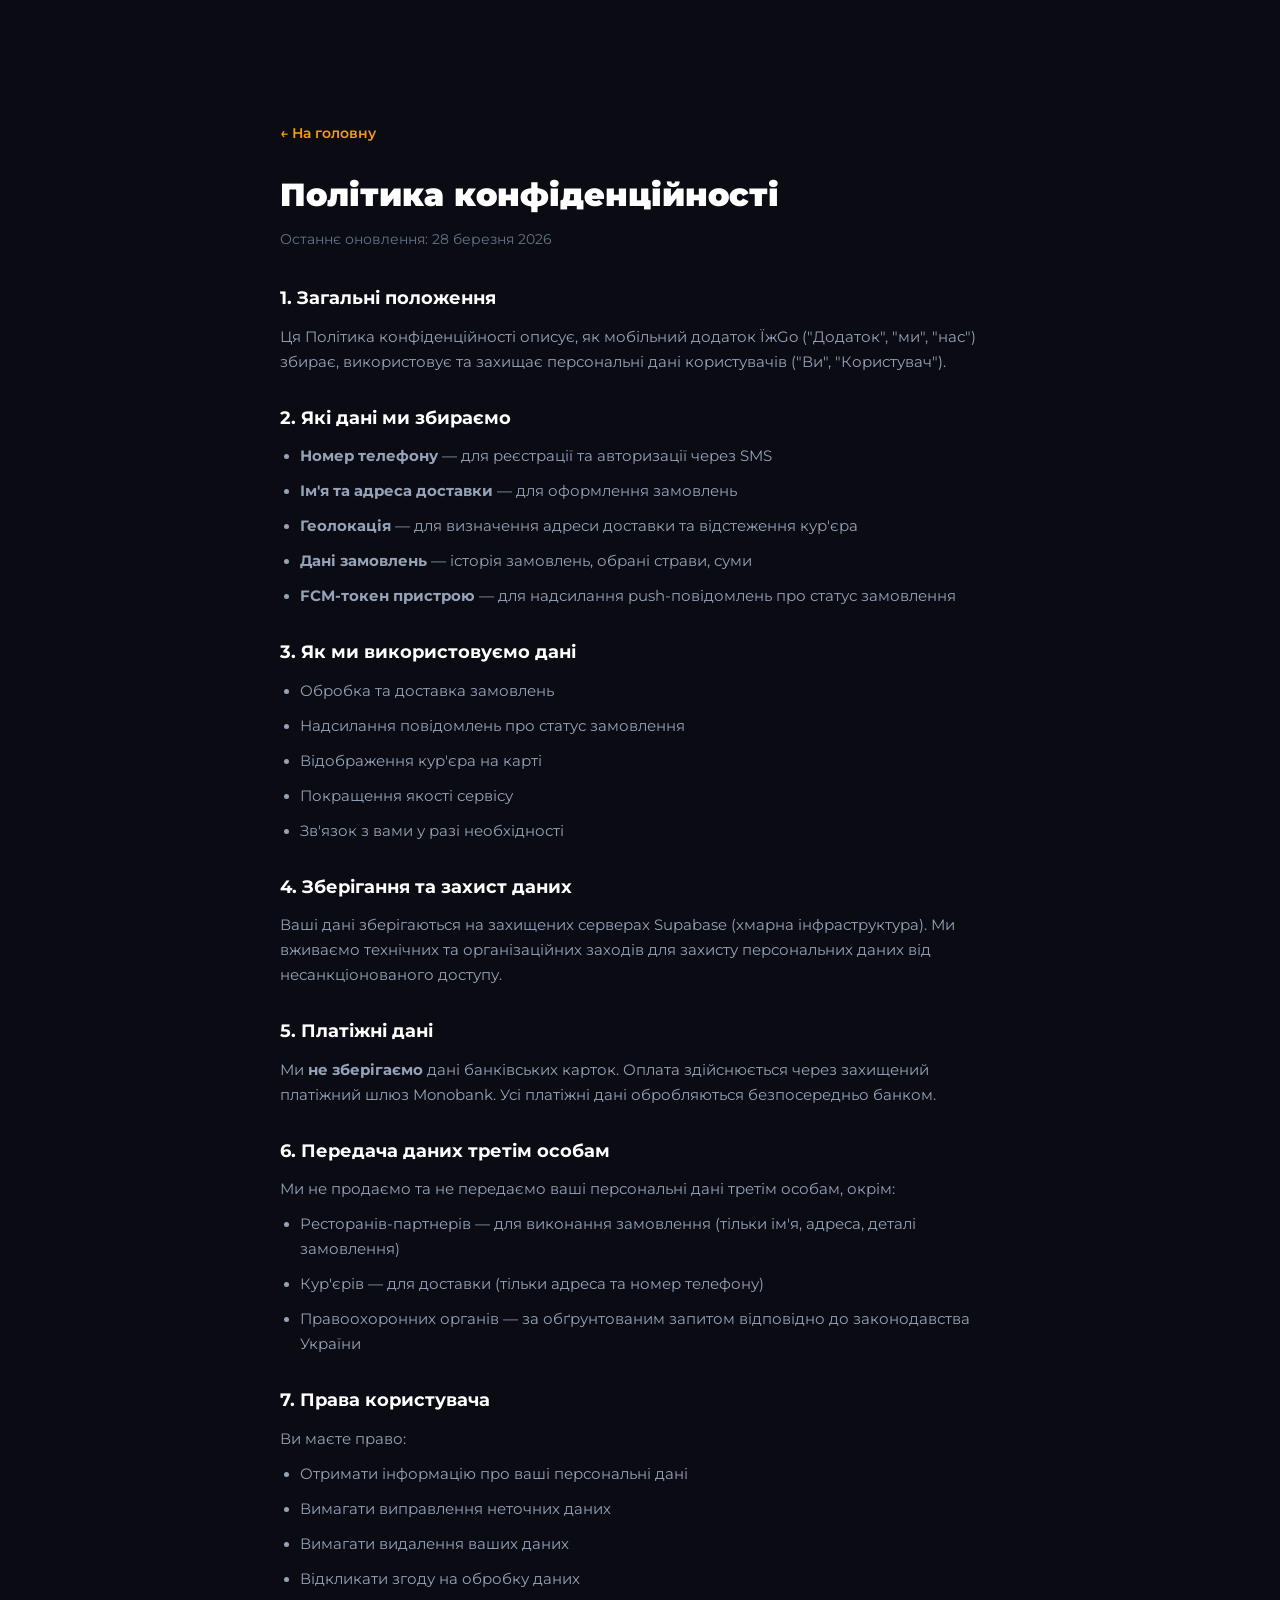
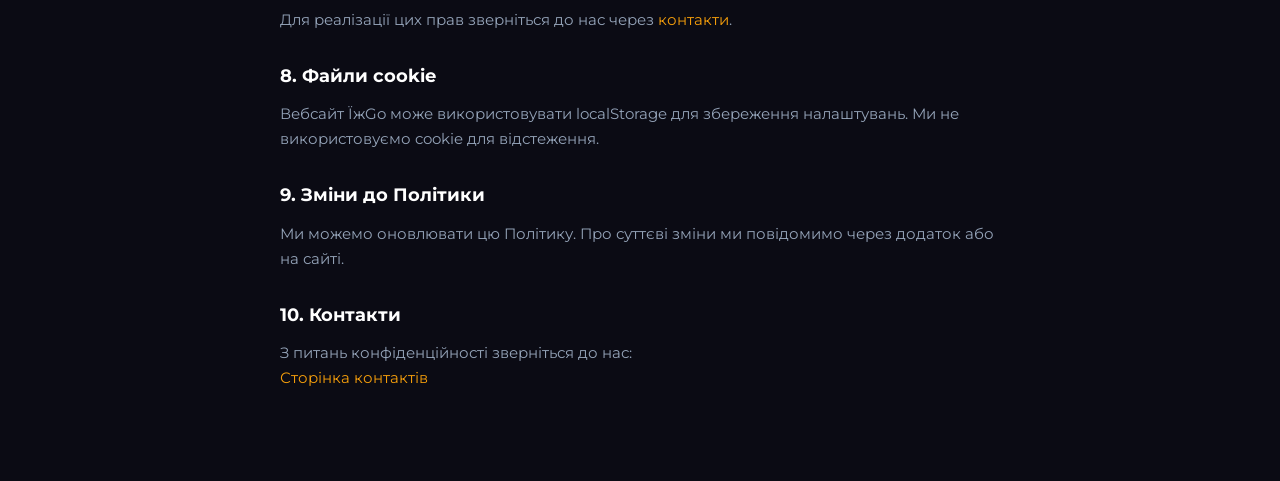
<file: website2/privacy.html>
<!DOCTYPE html>
<html lang="uk">
<head>
  <meta charset="UTF-8">
  <meta name="viewport" content="width=device-width, initial-scale=1.0">
  <title>Політика конфіденційності — ЇжGo</title>
  <link rel="preconnect" href="https://fonts.googleapis.com">
  <link rel="preconnect" href="https://fonts.gstatic.com" crossorigin>
  <link href="https://fonts.googleapis.com/css2?family=Montserrat:wght@400;500;600;700;900&display=swap" rel="stylesheet">
  <link rel="stylesheet" href="style.css">
  <style>
    .privacy{padding:120px 0 80px;background:var(--bg)}
    .privacy h1{font-size:2rem;font-weight:900;color:var(--white);margin-bottom:8px}
    .privacy .date{color:var(--text3);font-size:.85rem;margin-bottom:32px}
    .privacy h2{font-size:1.15rem;font-weight:700;color:var(--white);margin:28px 0 12px}
    .privacy p,.privacy li{color:var(--text2);font-size:.92rem;line-height:1.7;margin-bottom:10px}
    .privacy ul{padding-left:20px;margin-bottom:16px}
    .privacy a{color:var(--accent);text-decoration:none}
    .privacy a:hover{text-decoration:underline}
    .back-link{display:inline-flex;align-items:center;gap:6px;color:var(--accent);text-decoration:none;font-weight:600;font-size:.9rem;margin-bottom:24px}
    .back-link:hover{text-decoration:underline}
  </style>
</head>
<body>
  <section class="privacy">
    <div class="container" style="max-width:760px">
      <a href="index.html" class="back-link">&#8592; На головну</a>
      <h1>Політика конфіденційності</h1>
      <p class="date">Останнє оновлення: 28 березня 2026</p>

      <h2>1. Загальні положення</h2>
      <p>Ця Політика конфіденційності описує, як мобільний додаток ЇжGo ("Додаток", "ми", "нас") збирає, використовує та захищає персональні дані користувачів ("Ви", "Користувач").</p>

      <h2>2. Які дані ми збираємо</h2>
      <ul>
        <li><strong>Номер телефону</strong> — для реєстрації та авторизації через SMS</li>
        <li><strong>Ім'я та адреса доставки</strong> — для оформлення замовлень</li>
        <li><strong>Геолокація</strong> — для визначення адреси доставки та відстеження кур'єра</li>
        <li><strong>Дані замовлень</strong> — історія замовлень, обрані страви, суми</li>
        <li><strong>FCM-токен пристрою</strong> — для надсилання push-повідомлень про статус замовлення</li>
      </ul>

      <h2>3. Як ми використовуємо дані</h2>
      <ul>
        <li>Обробка та доставка замовлень</li>
        <li>Надсилання повідомлень про статус замовлення</li>
        <li>Відображення кур'єра на карті</li>
        <li>Покращення якості сервісу</li>
        <li>Зв'язок з вами у разі необхідності</li>
      </ul>

      <h2>4. Зберігання та захист даних</h2>
      <p>Ваші дані зберігаються на захищених серверах Supabase (хмарна інфраструктура). Ми вживаємо технічних та організаційних заходів для захисту персональних даних від несанкціонованого доступу.</p>

      <h2>5. Платіжні дані</h2>
      <p>Ми <strong>не зберігаємо</strong> дані банківських карток. Оплата здійснюється через захищений платіжний шлюз Monobank. Усі платіжні дані обробляються безпосередньо банком.</p>

      <h2>6. Передача даних третім особам</h2>
      <p>Ми не продаємо та не передаємо ваші персональні дані третім особам, окрім:</p>
      <ul>
        <li>Ресторанів-партнерів — для виконання замовлення (тільки ім'я, адреса, деталі замовлення)</li>
        <li>Кур'єрів — для доставки (тільки адреса та номер телефону)</li>
        <li>Правоохоронних органів — за обґрунтованим запитом відповідно до законодавства України</li>
      </ul>

      <h2>7. Права користувача</h2>
      <p>Ви маєте право:</p>
      <ul>
        <li>Отримати інформацію про ваші персональні дані</li>
        <li>Вимагати виправлення неточних даних</li>
        <li>Вимагати видалення ваших даних</li>
        <li>Відкликати згоду на обробку даних</li>
      </ul>
      <p>Для реалізації цих прав зверніться до нас через <a href="index.html#contacts">контакти</a>.</p>

      <h2>8. Файли cookie</h2>
      <p>Вебсайт ЇжGo може використовувати localStorage для збереження налаштувань. Ми не використовуємо cookie для відстеження.</p>

      <h2>9. Зміни до Політики</h2>
      <p>Ми можемо оновлювати цю Політику. Про суттєві зміни ми повідомимо через додаток або на сайті.</p>

      <h2>10. Контакти</h2>
      <p>З питань конфіденційності зверніться до нас:<br>
        <a href="index.html#contacts">Сторінка контактів</a>
      </p>
    </div>
  </section>
</body>
</html>
</file>
<file: website2/style.css>
/* =============================================
   ЇжGo — Dark Theme Website (Compact)
   ============================================= */
*,*::before,*::after{margin:0;padding:0;box-sizing:border-box}

:root{
  --bg:#0b0b14;
  --bg2:#101020;
  --card:#161628;
  --card-hover:#1c1c36;
  --border:rgba(255,255,255,.06);
  --accent:#f59e0b;
  --accent2:#fbbf24;
  --blue:#3b82f6;
  --green:#22c55e;
  --red:#ef4444;
  --text:#e2e8f0;
  --text2:#94a3b8;
  --text3:#64748b;
  --white:#fff;
  --r:16px;
  --r-lg:24px;
}

html{scroll-behavior:smooth}
body{font-family:'Montserrat',sans-serif;background:var(--bg);color:var(--text);line-height:1.6;overflow-x:hidden}
.container{max-width:1120px;margin:0 auto;padding:0 20px}
.accent{color:var(--accent)}
.section-title{text-align:center;font-size:clamp(1.3rem,3vw,1.8rem);font-weight:800;margin-bottom:28px;color:var(--white)}

/* ===== HEADER ===== */
.header{position:fixed;top:0;left:0;right:0;z-index:100;transition:background .3s,box-shadow .3s}
.header.scrolled{background:rgba(11,11,20,.92);backdrop-filter:blur(16px);-webkit-backdrop-filter:blur(16px);box-shadow:0 2px 20px rgba(0,0,0,.4)}
.header__inner{display:flex;align-items:center;justify-content:space-between;height:56px}

.logo{display:flex;align-items:center;gap:0;text-decoration:none;color:var(--white);font-size:1.5rem;font-weight:900}
.logo__fork{height:26px;width:auto;color:var(--accent);margin-right:-1px}
.logo__fork--white{height:26px;width:auto;color:var(--white)}

.nav{display:flex;gap:24px}
.nav a{color:var(--text2);text-decoration:none;font-weight:600;font-size:.85rem;transition:color .2s}
.nav a:hover{color:var(--white)}

.burger{display:none;flex-direction:column;gap:5px;background:none;border:none;cursor:pointer;padding:4px}
.burger span{width:22px;height:2.5px;background:var(--white);border-radius:2px;transition:all .3s}

/* ===== HERO ===== */
.hero{padding:80px 0 40px;position:relative;overflow:hidden;
  background:radial-gradient(ellipse at 30% 50%,#151530 0%,var(--bg) 70%)}
.hero__inner{display:flex;align-items:center;gap:40px}
.hero__content{flex:1.2;z-index:2}
.hero__content h1{font-size:clamp(1.8rem,4vw,2.8rem);font-weight:900;line-height:1.15;color:var(--white);margin-bottom:14px}
.hero__content p{font-size:1rem;color:var(--text2);max-width:420px;margin-bottom:24px}
.hero__actions{display:flex;gap:12px;flex-wrap:wrap}

.btn{display:inline-flex;align-items:center;padding:12px 28px;border-radius:50px;font-family:'Montserrat',sans-serif;font-weight:700;font-size:.9rem;text-decoration:none;transition:all .25s;cursor:pointer;border:none}
.btn--accent{background:var(--accent);color:#000;box-shadow:0 4px 20px rgba(245,158,11,.25)}
.btn--accent:hover{background:var(--accent2);transform:translateY(-2px);box-shadow:0 6px 28px rgba(245,158,11,.35)}
.btn--ghost{color:var(--text2);border:1.5px solid rgba(255,255,255,.15);background:rgba(255,255,255,.04)}
.btn--ghost:hover{background:rgba(255,255,255,.1);color:var(--white)}

.hero__visual{position:relative;flex:1;display:flex;align-items:center;justify-content:center;min-height:260px}
.hero__circle{width:240px;height:240px;border-radius:50%;background:radial-gradient(circle,rgba(245,158,11,.12) 0%,transparent 70%);position:absolute;animation:pulse 4s ease-in-out infinite}
@keyframes pulse{0%,100%{transform:scale(1);opacity:.6}50%{transform:scale(1.08);opacity:1}}
.hero__emoji-float{position:absolute;font-size:2.5rem;animation:floatEmoji 6s ease-in-out infinite}
.e1{top:10%;left:20%;animation-delay:0s}
.e2{top:60%;right:15%;animation-delay:1.5s}
.e3{bottom:10%;left:30%;animation-delay:3s}
.e4{top:20%;right:25%;animation-delay:4.5s}
@keyframes floatEmoji{0%,100%{transform:translateY(0)}50%{transform:translateY(-14px)}}

/* ===== ADVANTAGES ===== */
.advantages{padding:50px 0;background:var(--bg2)}
.adv-grid{display:grid;grid-template-columns:repeat(5,1fr);gap:14px}
.adv-card{background:var(--card);border:1px solid var(--border);border-radius:var(--r);padding:20px 14px;text-align:center;transition:all .3s}
.adv-card:hover{background:var(--card-hover);transform:translateY(-3px);box-shadow:0 6px 24px rgba(0,0,0,.3)}
.adv-card__icon{font-size:2rem;margin-bottom:10px}
.adv-card h3{font-size:.82rem;font-weight:700;color:var(--white);margin-bottom:4px}
.adv-card p{font-size:.72rem;color:var(--text2);line-height:1.4}

/* ===== RESTAURANTS ===== */
.restaurants{padding:50px 0;background:var(--bg)}
.rest-grid{display:grid;grid-template-columns:repeat(auto-fill,minmax(220px,1fr));gap:16px}
.rest-loading{grid-column:1/-1;text-align:center;color:var(--text3);padding:30px}

.rest-card{background:var(--card);border:1px solid var(--border);border-radius:var(--r);overflow:hidden;cursor:pointer;transition:all .3s;position:relative}
.rest-card:hover{transform:translateY(-3px);box-shadow:0 6px 28px rgba(59,130,246,.1);border-color:rgba(59,130,246,.2)}
.rest-card__img{width:100%;height:120px;object-fit:cover;background:var(--bg2)}
.rest-card__img-placeholder{width:100%;height:120px;display:flex;align-items:center;justify-content:center;background:linear-gradient(135deg,#1a1a3a,#222250);font-size:2.5rem}
.rest-card__body{padding:12px}
.rest-card__name{font-size:.9rem;font-weight:700;color:var(--white);margin-bottom:4px}
.rest-card__meta{display:flex;align-items:center;gap:10px;font-size:.72rem;color:var(--text2)}
.rest-card__meta span{display:flex;align-items:center;gap:3px}
.rest-card__badge{position:absolute;top:8px;right:8px;padding:3px 10px;border-radius:16px;font-size:.65rem;font-weight:700}
.rest-card__badge--open{background:rgba(34,197,94,.15);color:var(--green)}
.rest-card__badge--closed{background:rgba(239,68,68,.15);color:var(--red)}
.rest-card__badge--peak{background:rgba(245,158,11,.15);color:var(--accent)}

/* ===== MODAL ===== */
.modal-overlay{position:fixed;inset:0;background:rgba(0,0,0,.7);backdrop-filter:blur(6px);z-index:200;display:none;align-items:center;justify-content:center;padding:20px}
.modal-overlay.active{display:flex}
.modal{background:var(--card);border:1px solid var(--border);border-radius:var(--r-lg);max-width:500px;width:100%;max-height:80vh;overflow-y:auto;position:relative;animation:modalIn .3s ease}
@keyframes modalIn{from{opacity:0;transform:translateY(16px)}to{opacity:1;transform:translateY(0)}}
.modal__close{position:absolute;top:12px;right:12px;background:rgba(255,255,255,.08);border:none;color:var(--text2);width:32px;height:32px;border-radius:50%;font-size:1.2rem;cursor:pointer;transition:all .2s;z-index:2;display:flex;align-items:center;justify-content:center}
.modal__close:hover{background:rgba(255,255,255,.15);color:var(--white)}
.modal__header{display:flex;gap:14px;padding:20px;border-bottom:1px solid var(--border)}
.modal__img{width:72px;height:72px;border-radius:var(--r);object-fit:cover;background:var(--bg2);flex-shrink:0}
.modal__info{flex:1}
.modal__info h2{font-size:1.1rem;font-weight:800;color:var(--white);margin-bottom:6px}
.modal__meta{display:flex;flex-wrap:wrap;gap:8px;font-size:.78rem;color:var(--text2)}
.modal__badge{padding:3px 10px;border-radius:12px;font-weight:700;font-size:.7rem}
.modal__body{padding:20px}
.modal__body h3{font-size:.9rem;font-weight:700;color:var(--white);margin-bottom:12px}
.modal__cats{display:flex;flex-wrap:wrap;gap:8px}
.modal__cat{background:rgba(59,130,246,.1);border:1px solid rgba(59,130,246,.2);color:var(--blue);padding:6px 16px;border-radius:16px;font-size:.8rem;font-weight:600}

/* ===== DOWNLOAD ===== */
.download{padding:44px 0;background:linear-gradient(135deg,#111130,#1a1a4e)}
.download__inner{display:flex;align-items:center;justify-content:space-between;gap:32px;flex-wrap:wrap}
.download__text h2{font-size:clamp(1.4rem,2.5vw,1.8rem);font-weight:900;color:var(--white);margin-bottom:4px;display:flex;align-items:center;gap:2px}
.download__text p{color:var(--text2);font-size:.9rem}
.download__stores{display:flex;gap:12px;flex-wrap:wrap}
.store-btn{display:inline-flex;align-items:center;gap:10px;padding:12px 24px;border-radius:var(--r);background:rgba(255,255,255,.07);border:1px solid rgba(255,255,255,.1);color:var(--white);text-decoration:none;transition:all .25s}
.store-btn:hover{background:rgba(255,255,255,.13);transform:translateY(-2px);box-shadow:0 4px 20px rgba(0,0,0,.3)}
.store-btn small{font-size:.6rem;display:block;opacity:.6}
.store-btn strong{font-size:.9rem;display:block}

/* ===== CONTACTS ===== */
.contacts{padding:50px 0;background:var(--bg2)}
.contacts__grid{display:flex;justify-content:center;gap:16px;flex-wrap:wrap}
.contact-card{background:var(--card);border:1px solid var(--border);border-radius:var(--r);padding:18px 24px;display:flex;align-items:center;gap:12px;text-decoration:none;color:var(--text);transition:all .25s;min-width:200px}
.contact-card:hover{background:var(--card-hover);transform:translateY(-2px);box-shadow:0 4px 20px rgba(0,0,0,.3)}
.contact-card__icon{font-size:1.5rem;flex-shrink:0}
.contact-card__info small{display:block;font-size:.65rem;color:var(--text3);text-transform:uppercase;letter-spacing:.5px;font-weight:600}
.contact-card__info strong{font-size:.88rem;color:var(--white)}

/* ===== FOOTER ===== */
.footer{background:var(--bg);border-top:1px solid var(--border);padding:24px 0}
.footer__inner{display:flex;align-items:center;justify-content:space-between;flex-wrap:wrap;gap:12px}
.footer__brand{display:flex;align-items:center;gap:2px;font-size:1.1rem;font-weight:900;color:var(--white)}
.footer__links{display:flex;gap:16px}
.footer__links a{color:var(--text3);text-decoration:none;font-size:.8rem;transition:color .2s}
.footer__links a:hover{color:var(--accent)}
.footer__legal a{color:var(--text3);text-decoration:none;font-size:.75rem;transition:color .2s}
.footer__legal a:hover{color:var(--accent)}
.footer__copy{width:100%;text-align:center;font-size:.7rem;color:var(--text3);margin-top:4px}

/* ===== RESPONSIVE ===== */
@media(max-width:1024px){
  .adv-grid{grid-template-columns:repeat(3,1fr)}
}
@media(max-width:768px){
  .burger{display:flex}
  .nav{display:none;position:absolute;top:56px;left:0;right:0;background:var(--bg2);flex-direction:column;padding:16px;gap:14px;border-bottom:1px solid var(--border);box-shadow:0 8px 24px rgba(0,0,0,.4)}
  .nav.open{display:flex}
  .hero{padding:70px 0 30px}
  .hero__inner{flex-direction:column;gap:20px}
  .hero__visual{display:none}

  .adv-grid{grid-template-columns:1fr 1fr}
  .rest-grid{grid-template-columns:1fr 1fr}
  .rest-card__img,.rest-card__img-placeholder{height:100px}
  .download__inner{flex-direction:column;text-align:center}
  .download__stores{justify-content:center}
  .footer__inner{flex-direction:column;text-align:center}
  .footer__links{flex-wrap:wrap;justify-content:center}
  .modal__header{flex-direction:column;align-items:center;text-align:center}
}
@media(max-width:480px){
  .adv-grid{grid-template-columns:1fr}
  .rest-grid{grid-template-columns:1fr 1fr}
  .rest-card__img,.rest-card__img-placeholder{height:80px}
  .rest-card__body{padding:8px 10px}
  .rest-card__name{font-size:.78rem}
  .rest-card__meta{font-size:.62rem;gap:6px}
  .rest-card__badge{padding:2px 6px;font-size:.55rem;top:4px;right:4px}
  .hero__actions{flex-direction:column}
  .contacts__grid{flex-direction:column;align-items:stretch}
}

/* ===== ANIMATIONS ===== */
.fade-up{opacity:0;transform:translateY(20px);transition:opacity .5s ease,transform .5s ease}
.fade-up.visible{opacity:1;transform:translateY(0)}
</file>
